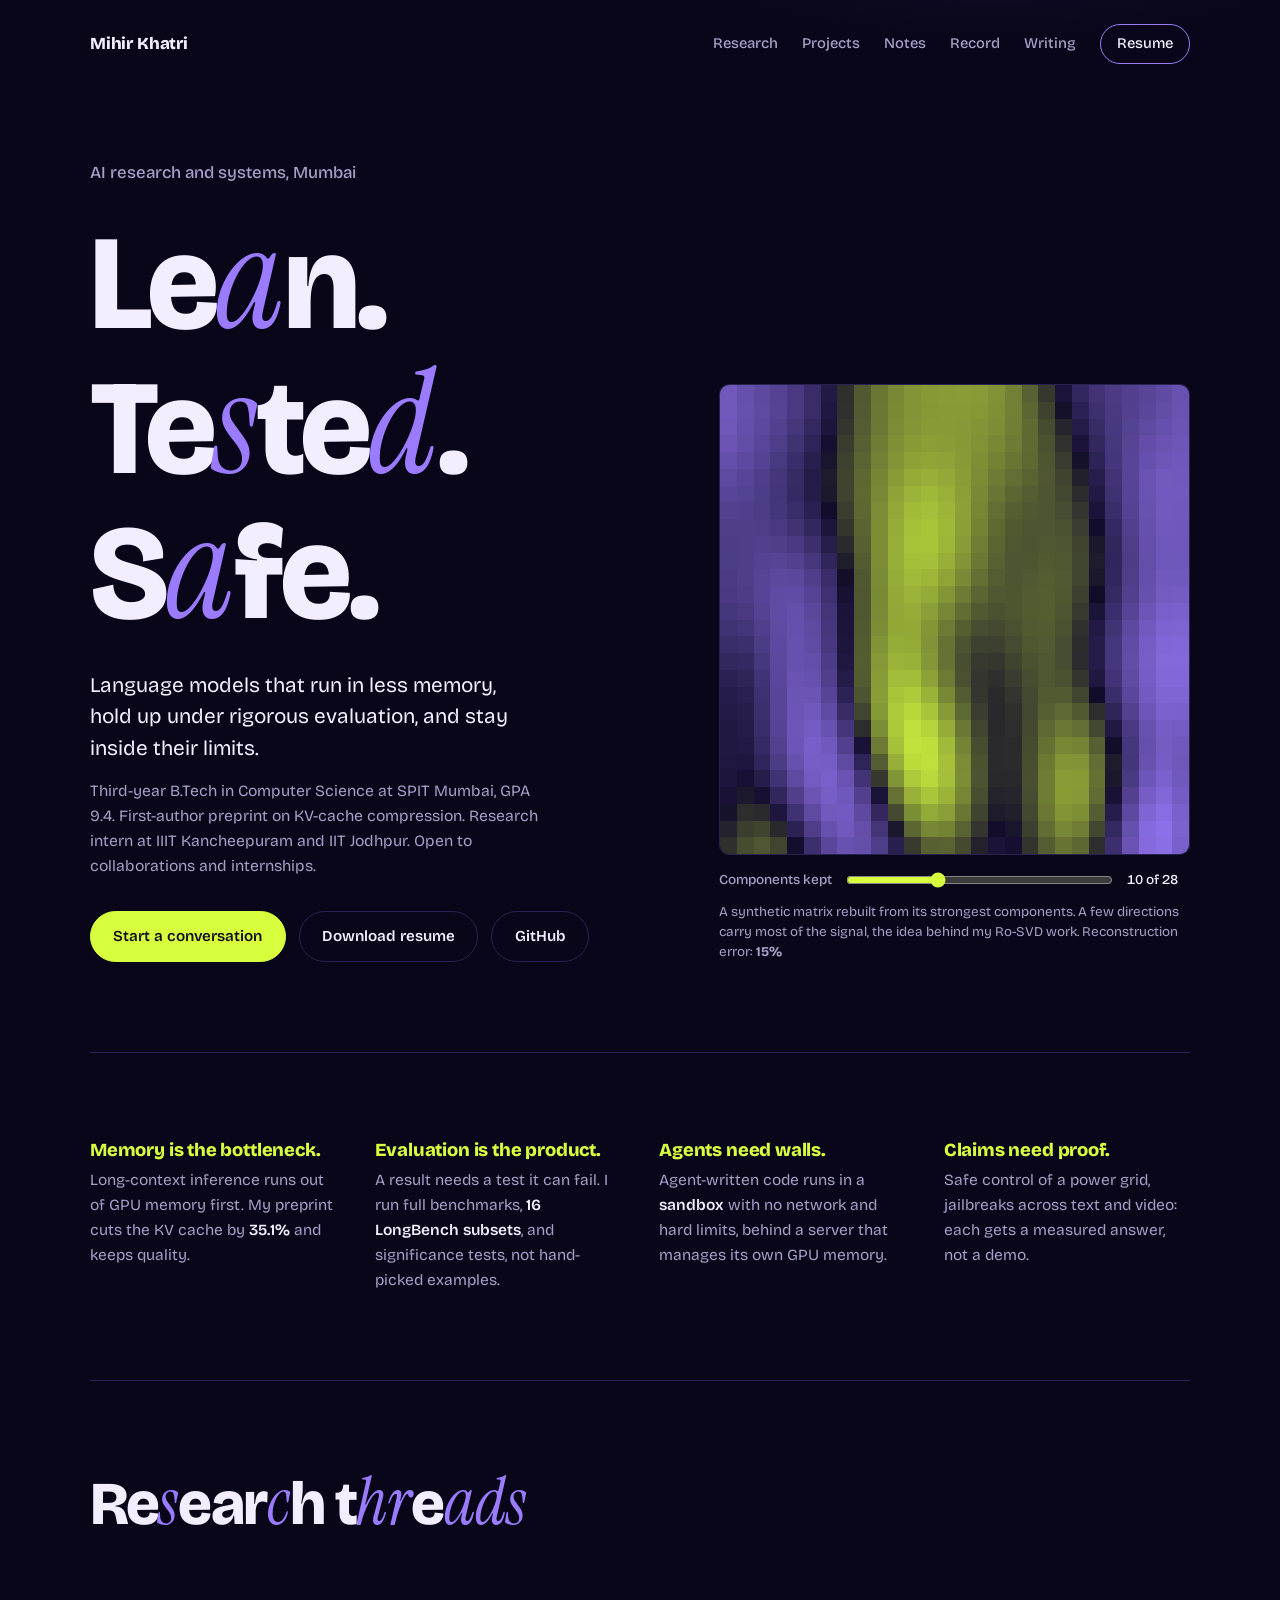
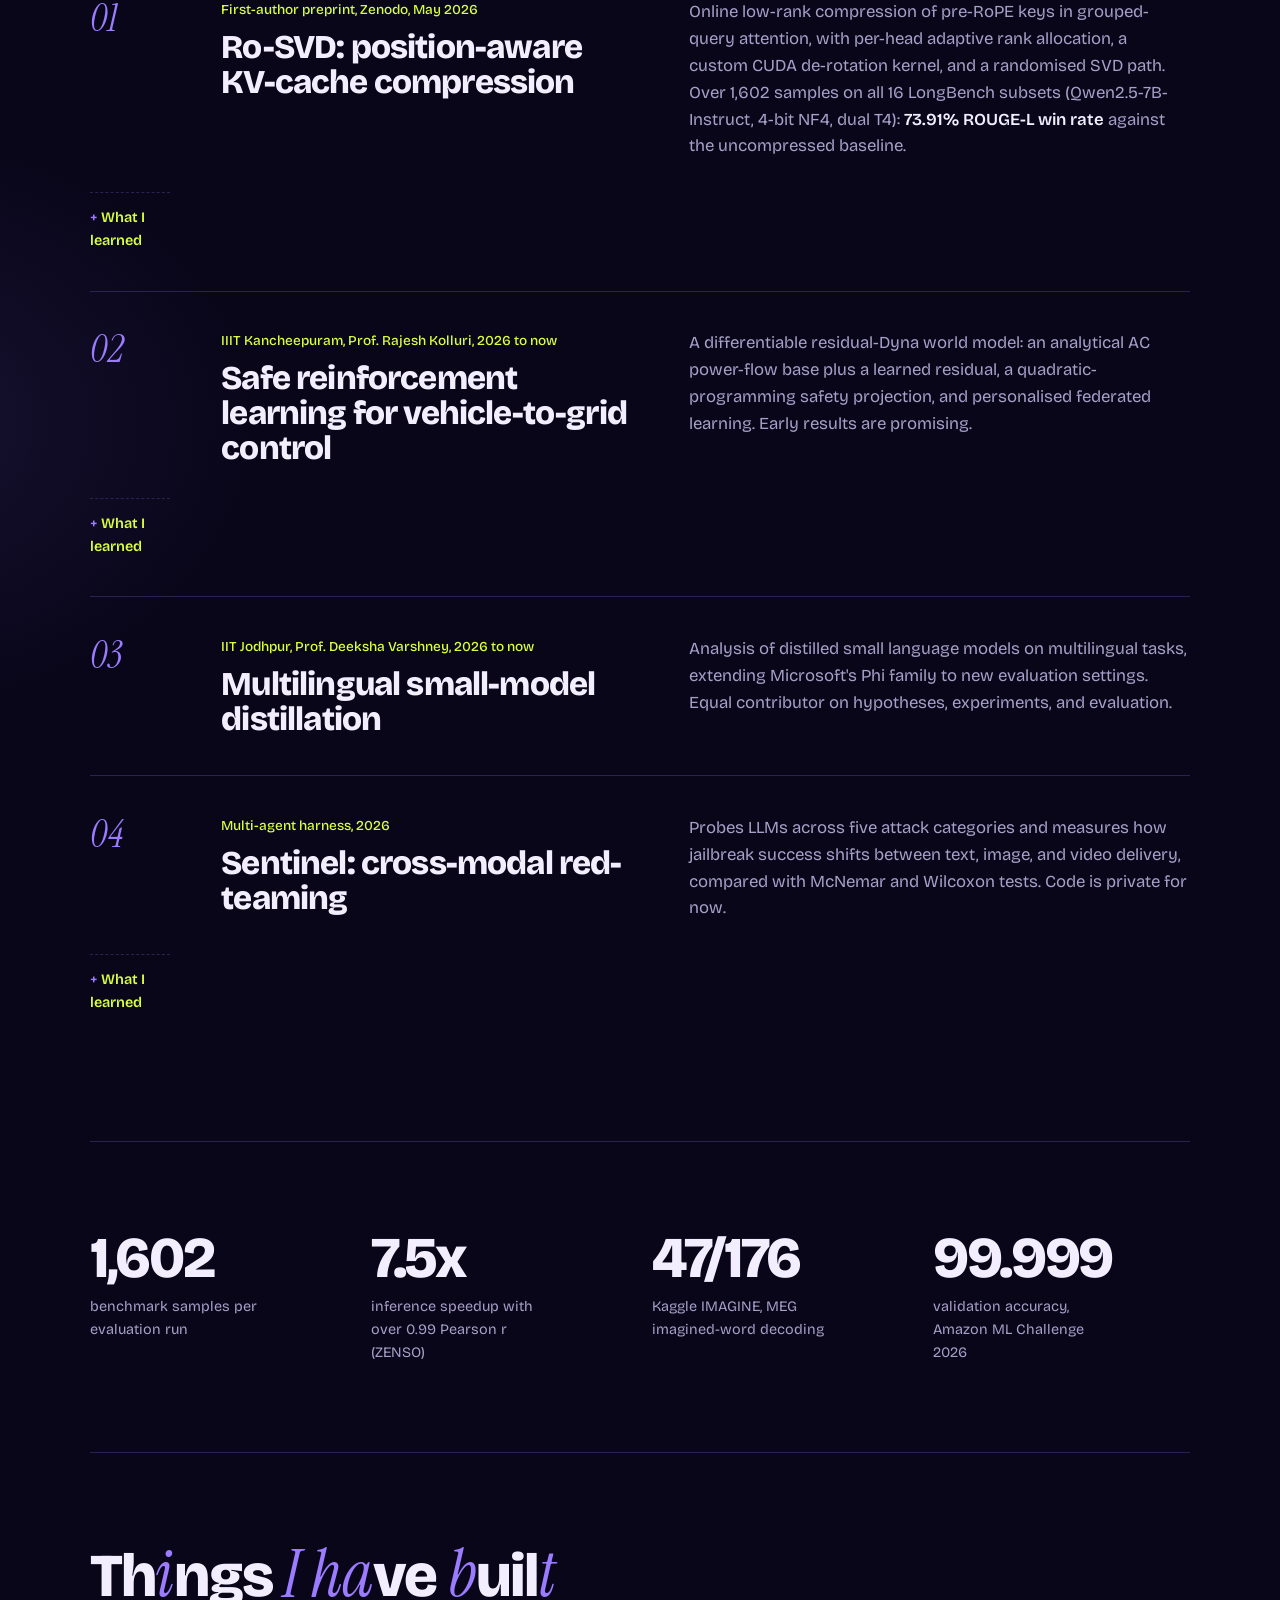
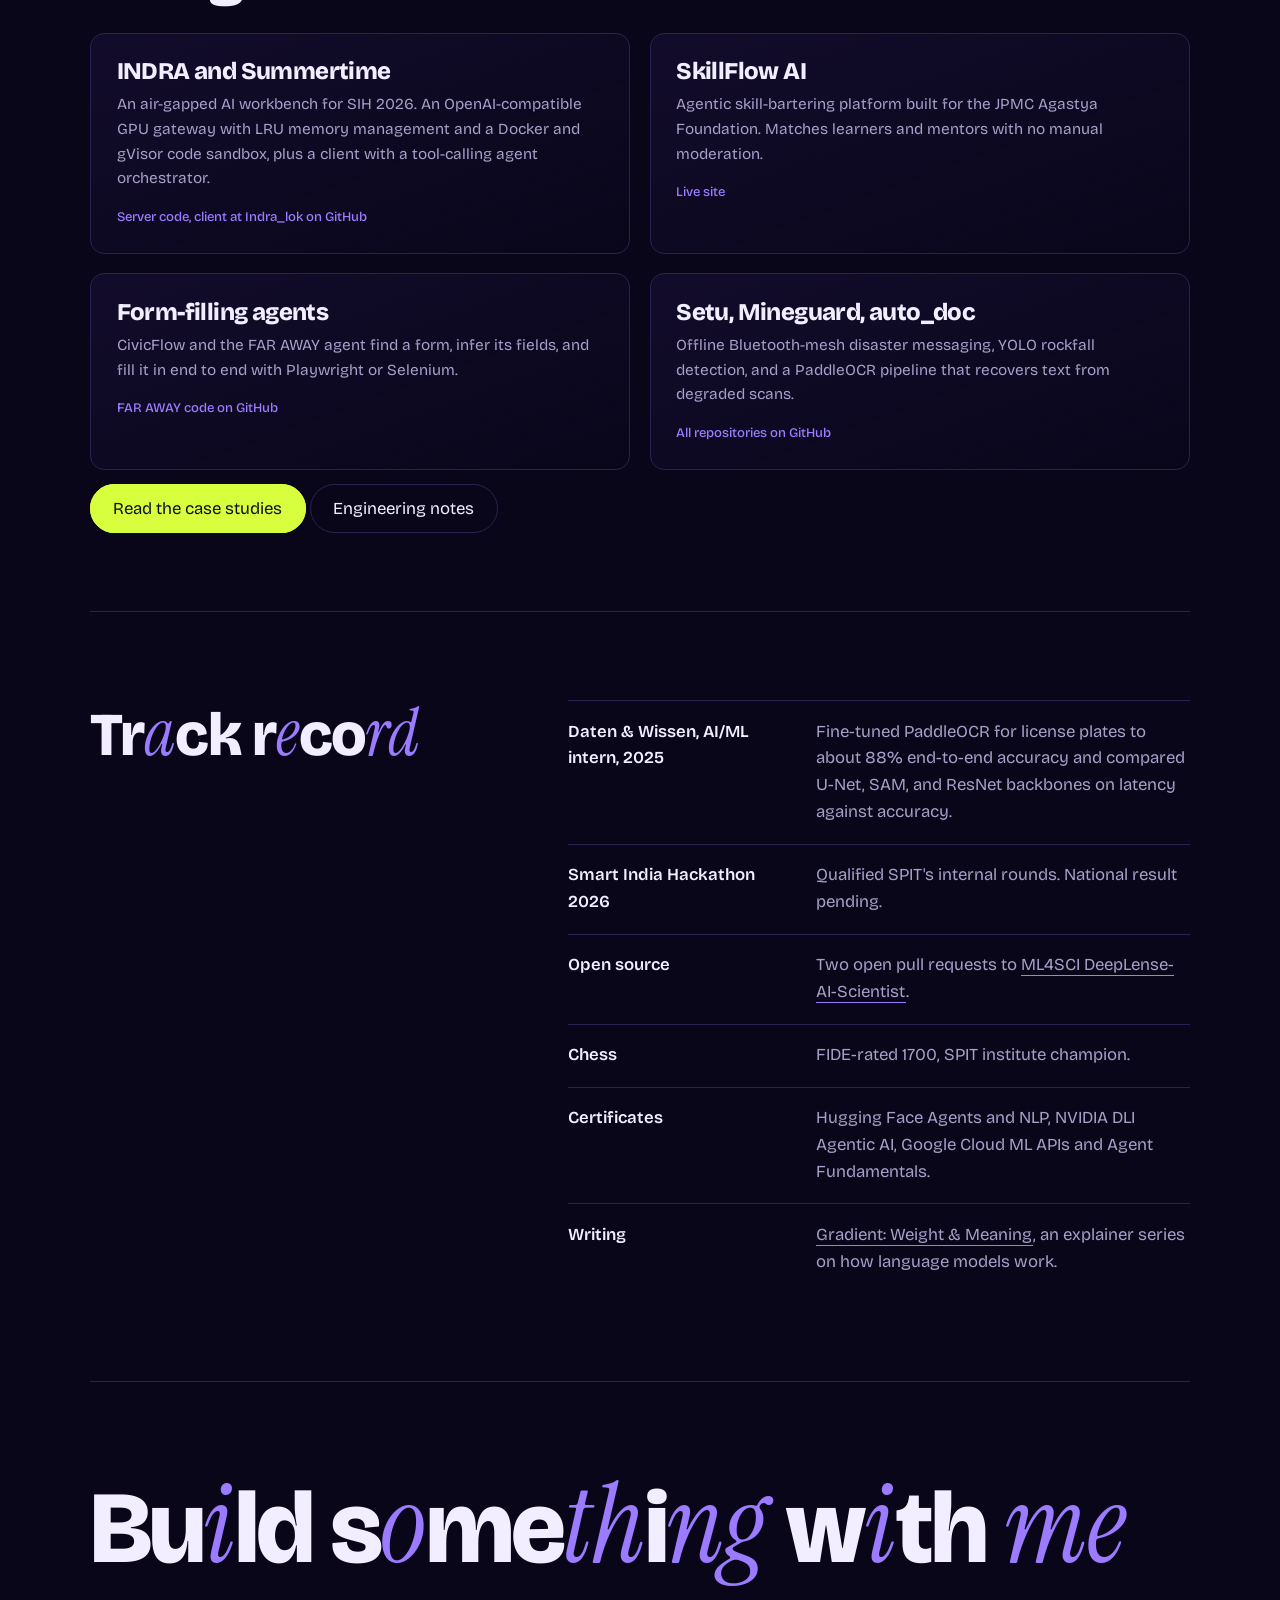
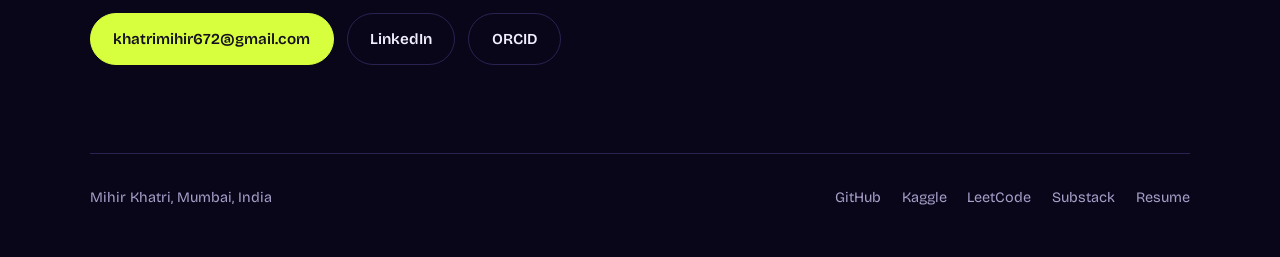
<file: index.html>
<!doctype html>
<html lang="en">
<head>
<meta charset="utf-8">
<meta name="viewport" content="width=device-width, initial-scale=1">
<title>Mihir Khatri: AI research and systems</title>
<meta name="description" content="Mihir Khatri, computer science researcher. First-author preprint on KV-cache compression. Research intern at IIIT Kancheepuram and IIT Jodhpur. Builds LLM agents, inference systems, and evaluations.">
<meta property="og:title" content="Mihir Khatri: AI research and systems">
<meta property="og:description" content="Language models that run lean, hold up under test, and stay in bounds.">
<meta property="og:image" content="assets/banner.svg">
<meta name="color-scheme" content="dark">
<link rel="preconnect" href="https://fonts.googleapis.com"><link rel="preconnect" href="https://fonts.gstatic.com" crossorigin>
<link href="https://fonts.googleapis.com/css2?family=Bricolage+Grotesque:opsz,wght@12..96,400;12..96,600;12..96,800&family=Instrument+Serif:ital@1&display=swap" rel="stylesheet">
<link rel="stylesheet" href="style.css">
</head>
<body>
<div class="wrap">
<nav aria-label="Primary"><a class="brand" href="#top">Mihir Khatri</a>
<div class="links"><a href="#threads">Research</a><a href="projects.html">Projects</a><a href="notes.html">Notes</a><a href="#record">Record</a><a href="https://arty1710.substack.com">Writing</a><a class="pill" href="resume.pdf">Resume</a></div></nav>

<header class="hero" id="top">
<div>
<p class="kick">AI research and systems, Mumbai</p>
<h1 class="mix" data-mix>Lean. Tested. Safe.</h1>
<p class="lede">Language models that run in less memory, hold up under rigorous evaluation, and stay inside their limits.</p>
<p class="sub">Third-year B.Tech in Computer Science at SPIT Mumbai, GPA 9.4. First-author preprint on KV-cache compression. Research intern at IIIT Kancheepuram and IIT Jodhpur. Open to collaborations and internships.</p>
<div class="cta"><a class="btn main" href="mailto:khatrimihir672@gmail.com">Start a conversation</a><a class="btn" href="resume.pdf">Download resume</a><a class="btn" href="https://github.com/Artyfowl1710">GitHub</a></div>
</div>
<figure>
<canvas id="m" width="28" height="28" role="img" aria-label="A synthetic matrix rebuilt from its strongest components; the slider sets how many components are kept"></canvas>
<div class="ctl"><label for="r">Components kept</label><input id="r" type="range" min="1" max="28" value="3"><output id="o" for="r">3 of 28</output></div>
<figcaption>A synthetic matrix rebuilt from its strongest components. A few directions carry most of the signal, the idea behind my Ro-SVD work. Reconstruction error: <b id="e"></b></figcaption>
</figure>
</header>

<section class="band" aria-label="Thesis"><div class="thesis">
<div><h3>Memory is the bottleneck.</h3><p>Long-context inference runs out of GPU memory first. My preprint cuts the KV cache by <b>35.1%</b> and keeps quality.</p></div>
<div><h3>Evaluation is the product.</h3><p>A result needs a test it can fail. I run full benchmarks, <b>16 LongBench subsets</b>, and significance tests, not hand-picked examples.</p></div>
<div><h3>Agents need walls.</h3><p>Agent-written code runs in a <b>sandbox</b> with no network and hard limits, behind a server that manages its own GPU memory.</p></div>
<div><h3>Claims need proof.</h3><p>Safe control of a power grid, jailbreaks across text and video: each gets a measured answer, not a demo.</p></div>
</div></section>

<section class="band" id="threads"><h2 class="mix" data-mix>Research threads</h2>
<div class="thread"><div class="num">01</div><div><span class="tag">First-author preprint, Zenodo, May 2026</span><h3>Ro-SVD: position-aware KV-cache compression</h3></div><p>Online low-rank compression of pre-RoPE keys in grouped-query attention, with per-head adaptive rank allocation, a custom CUDA de-rotation kernel, and a randomised SVD path. Over 1,602 samples on all 16 LongBench subsets (Qwen2.5-7B-Instruct, 4-bit NF4, dual T4): <b>73.91% ROUGE-L win rate</b> against the uncompressed baseline.</p><details><summary>What I learned</summary><p>Python-loop SVD added 29.5% latency, so the algorithm was not the whole story: the implementation had to be batched and randomised. Head-level analysis mattered too, since a few high-entropy heads need more rank than the rest.</p></details></div>
<div class="thread"><div class="num">02</div><div><span class="tag">IIIT Kancheepuram, Prof. Rajesh Kolluri, 2026 to now</span><h3>Safe reinforcement learning for vehicle-to-grid control</h3></div><p>A differentiable residual-Dyna world model: an analytical AC power-flow base plus a learned residual, a quadratic-programming safety projection, and personalised federated learning. Early results are promising.</p><details><summary>What I learned</summary><p>Safety constraints belong in the architecture, not the reward. The projection layer guarantees feasible actions, so the learned residual only has to correct the physics model.</p></details></div>
<div class="thread"><div class="num">03</div><div><span class="tag">IIT Jodhpur, Prof. Deeksha Varshney, 2026 to now</span><h3>Multilingual small-model distillation</h3></div><p>Analysis of distilled small language models on multilingual tasks, extending Microsoft's Phi family to new evaluation settings. Equal contributor on hypotheses, experiments, and evaluation.</p></div>
<div class="thread"><div class="num">04</div><div><span class="tag">Multi-agent harness, 2026</span><h3>Sentinel: cross-modal red-teaming</h3></div><p>Probes LLMs across five attack categories and measures how jailbreak success shifts between text, image, and video delivery, compared with McNemar and Wilcoxon tests. Code is private for now.</p><details><summary>What I learned</summary><p>Raw pass rates mislead. Paired tests changed which differences I trusted, and the modality gap only became visible once delivery format was held as the single changing variable.</p></details></div>
</section>

<section class="band" aria-label="Numbers"><div class="stats">
<div class="stat"><strong>1,602</strong><span>benchmark samples per evaluation run</span></div>
<div class="stat"><strong>7.5x</strong><span>inference speedup with over 0.99 Pearson r (ZENSO)</span></div>
<div class="stat"><strong>47/176</strong><span>Kaggle IMAGINE, MEG imagined-word decoding</span></div>
<div class="stat"><strong>99.999</strong><span>validation accuracy, Amazon ML Challenge 2026</span></div>
</div></section>

<section class="band" id="projects"><h2 class="mix" data-mix>Things I have built</h2>
<div class="grid">
<a class="tile" href="https://github.com/Artyfowl1710/Summertime-server"><h3>INDRA and Summertime</h3><p>An air-gapped AI workbench for SIH 2026. An OpenAI-compatible GPU gateway with LRU memory management and a Docker and gVisor code sandbox, plus a client with a tool-calling agent orchestrator.</p><small>Server code, client at Indra_lok on GitHub</small></a>
<a class="tile" href="https://skill-flow-ai.netlify.app/"><h3>SkillFlow AI</h3><p>Agentic skill-bartering platform built for the JPMC Agastya Foundation. Matches learners and mentors with no manual moderation.</p><small>Live site</small></a>
<a class="tile" href="https://github.com/kaival775/faraway-hack"><h3>Form-filling agents</h3><p>CivicFlow and the FAR AWAY agent find a form, infer its fields, and fill it in end to end with Playwright or Selenium.</p><small>FAR AWAY code on GitHub</small></a>
<a class="tile" href="https://github.com/Artyfowl1710"><h3>Setu, Mineguard, auto_doc</h3><p>Offline Bluetooth-mesh disaster messaging, YOLO rockfall detection, and a PaddleOCR pipeline that recovers text from degraded scans.</p><small>All repositories on GitHub</small></a>
</div><p style="margin-top:1.6rem"><a class="btn main" href="projects.html">Read the case studies</a> <a class="btn" href="notes.html">Engineering notes</a></p></section>

<section class="band" id="record"><div class="split"><h2 class="mix" data-mix>Track record</h2>
<ul class="list">
<li><strong>Daten &amp; Wissen, AI/ML intern, 2025</strong><span>Fine-tuned PaddleOCR for license plates to about 88% end-to-end accuracy and compared U-Net, SAM, and ResNet backbones on latency against accuracy.</span></li>
<li><strong>Smart India Hackathon 2026</strong><span>Qualified SPIT's internal rounds. National result pending.</span></li>
<li><strong>Open source</strong><span>Two open pull requests to <a href="https://github.com/ML4SCI/DeepLense-AI-Scientist/pulls">ML4SCI DeepLense-AI-Scientist</a>.</span></li>
<li><strong>Chess</strong><span>FIDE-rated 1700, SPIT institute champion.</span></li>
<li><strong>Certificates</strong><span>Hugging Face Agents and NLP, NVIDIA DLI Agentic AI, Google Cloud ML APIs and Agent Fundamentals.</span></li>
<li><strong>Writing</strong><span><a href="https://arty1710.substack.com">Gradient: Weight &amp; Meaning</a>, an explainer series on how language models work.</span></li>
</ul></div></section>

<section class="band cut"><h2 class="mix" data-mix>Build something with me</h2>
<div class="cta"><a class="btn main" href="mailto:khatrimihir672@gmail.com">khatrimihir672@gmail.com</a><a class="btn" href="https://www.linkedin.com/in/mihir-khatri-bbb57a37a/">LinkedIn</a><a class="btn" href="https://orcid.org/0009-0004-9166-6891">ORCID</a></div></section>

<footer><span>Mihir Khatri, Mumbai, India</span>
<div class="links"><a href="https://github.com/Artyfowl1710">GitHub</a><a href="https://www.kaggle.com/mihirkhatri1710">Kaggle</a><a href="https://leetcode.com/u/fowl1710/">LeetCode</a><a href="https://arty1710.substack.com">Substack</a><a href="resume.pdf">Resume</a></div></footer>
</div>
<script src="site.js"></script>
<script>
(function(){
var N=28,c=document.getElementById('m'),x=c.getContext('2d'),s=document.getElementById('r'),o=document.getElementById('o');
var comps=[],mx=0,i,a,b,u,v,full;
for(i=0;i<N;i++){
  var f1=i*0.5+0.5,f2=((i*7+3)%13)*0.5+0.5,ph=i*1.3,w=1/Math.pow(i+1,1.05);
  u=[];v=[];
  for(a=0;a<N;a++){u.push(Math.cos(Math.PI*f1*(a+.5)/N+ph));v.push(Math.cos(Math.PI*f2*(a+.5)/N-ph*.5));}
  comps.push({u:u,v:v,w:w});
}
function build(r){var m=new Float32Array(N*N),k,C;for(k=0;k<r;k++){C=comps[k];for(a=0;a<N;a++)for(b=0;b<N;b++)m[a*N+b]+=C.w*C.u[a]*C.v[b];}return m;}
full=build(N);for(i=0;i<full.length;i++)mx=Math.max(mx,Math.abs(full[i]));
var B=[18,12,43],P=[155,123,255],L=[216,255,62];
function draw(r){
  var m=build(r),img=x.createImageData(N,N),val,al,col,p;
  for(a=0;a<N;a++)for(b=0;b<N;b++){
    val=m[a*N+b]/mx;al=Math.pow(Math.min(1,Math.abs(val)),.8);col=val>=0?P:L;p=(a*N+b)*4;
    img.data[p]=B[0]+(col[0]-B[0])*al;img.data[p+1]=B[1]+(col[1]-B[1])*al;img.data[p+2]=B[2]+(col[2]-B[2])*al;img.data[p+3]=255;
  }
  x.putImageData(img,0,0);o.textContent=r+' of '+N;
}
s.addEventListener('input',function(){draw(+s.value)});
draw(+s.value);
if(!matchMedia('(prefers-reduced-motion:reduce)').matches){
  var r=1,go=true;
  s.addEventListener('pointerdown',function(){go=false});s.addEventListener('keydown',function(){go=false});
  (function tick(){if(!go)return;s.value=r;draw(r);if(r>=12){go=false;s.value=3;draw(3);return}r++;setTimeout(tick,170)})();
}

/* reconstruction error */
var fn=0,E=document.getElementById('e');for(i=0;i<full.length;i++)fn+=full[i]*full[i];
var _d=draw;draw=function(r){_d(r);var m=build(r),q=0,k;for(k=0;k<m.length;k++){var t=m[k]-full[k];q+=t*t}E.textContent=Math.round(Math.sqrt(q/fn)*100)+'%'};draw(+s.value);
})();
</script>
</body>
</html>
</file>
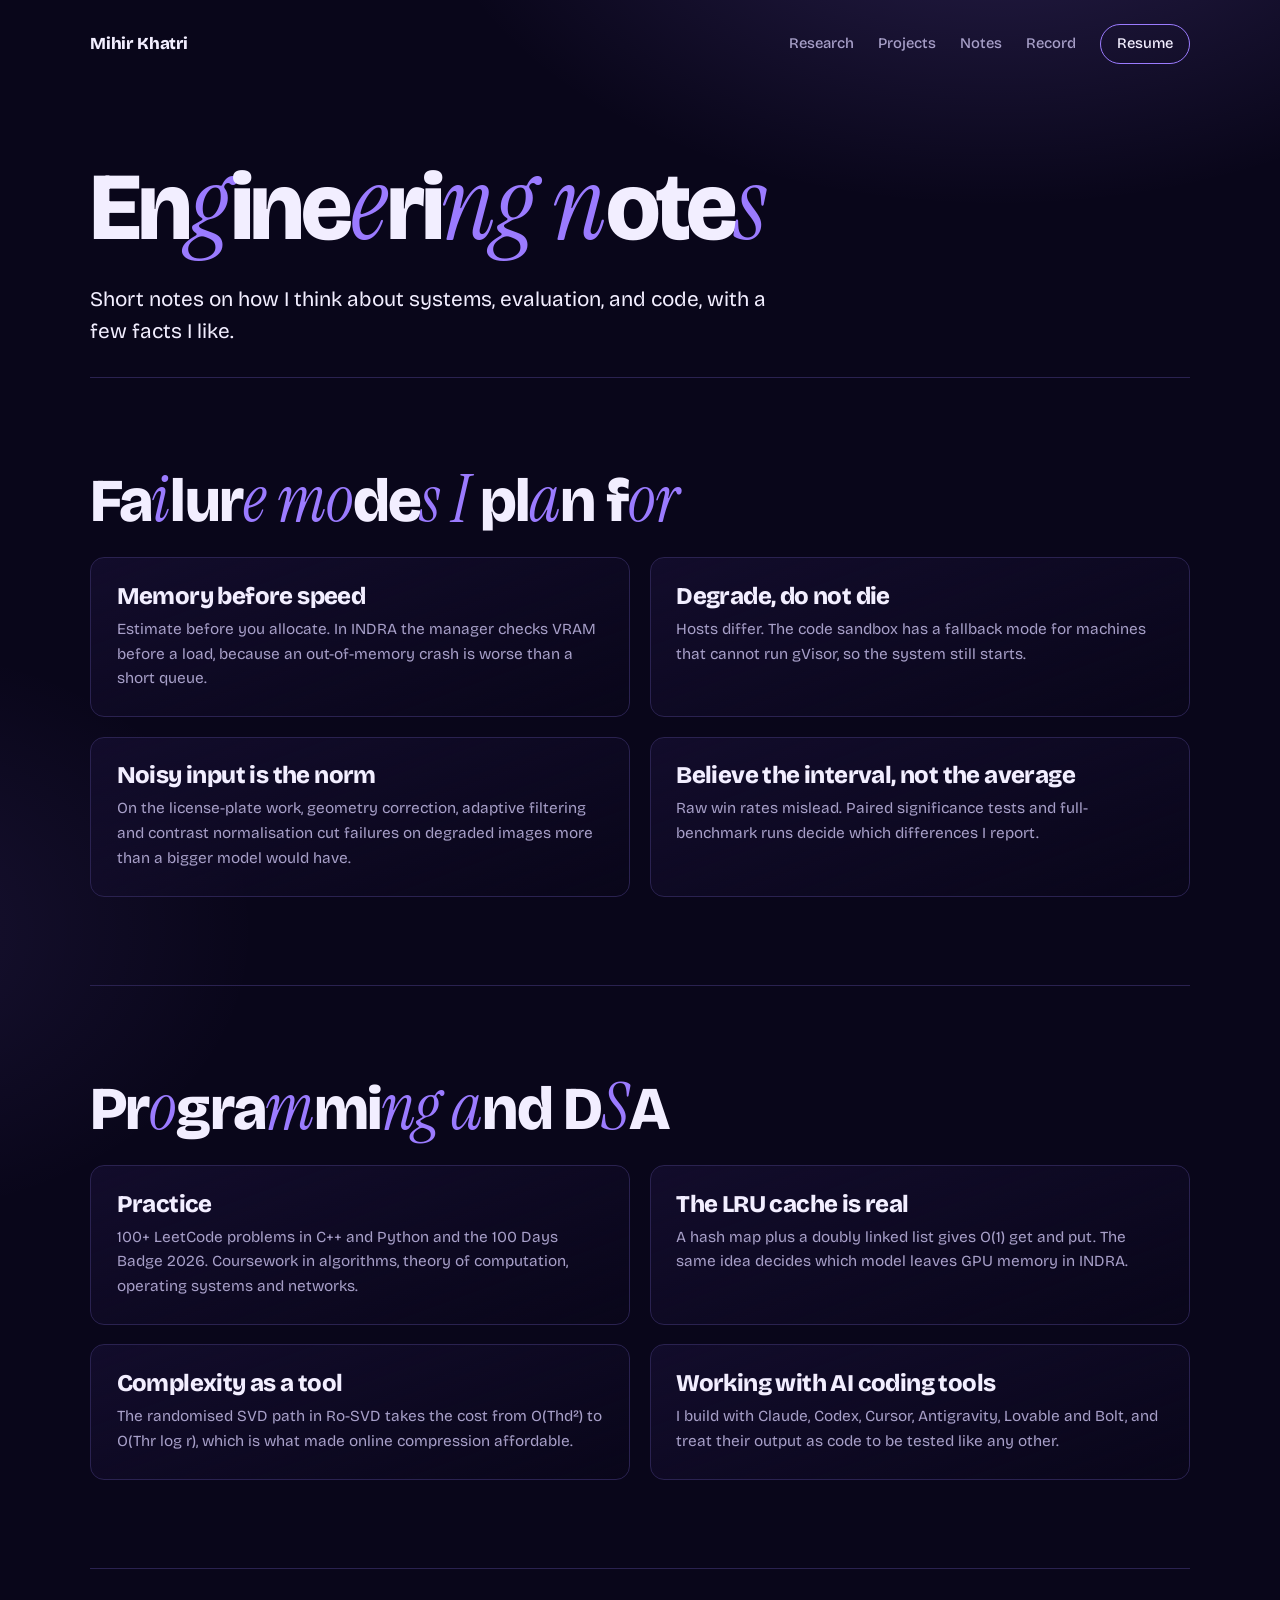
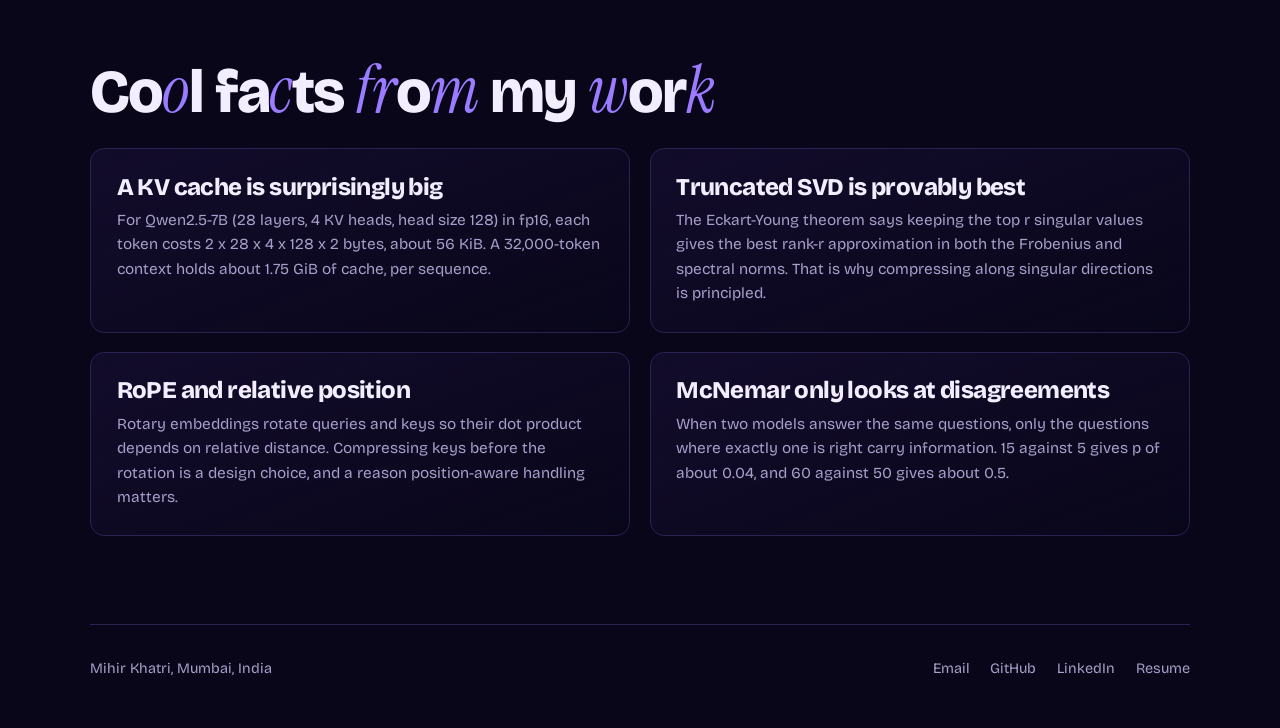
<file: notes.html>
<!doctype html><html lang="en"><head><meta charset="utf-8"><meta name="viewport" content="width=device-width, initial-scale=1"><title>Notes | Mihir Khatri</title><meta name="color-scheme" content="dark">
<link rel="preconnect" href="https://fonts.googleapis.com"><link rel="preconnect" href="https://fonts.gstatic.com" crossorigin>
<link href="https://fonts.googleapis.com/css2?family=Bricolage+Grotesque:opsz,wght@12..96,400;12..96,600;12..96,800&family=Instrument+Serif:ital@1&display=swap" rel="stylesheet"><link rel="stylesheet" href="style.css"></head>
<body><div class="wrap"><nav aria-label="Primary"><a class="brand" href="index.html">Mihir Khatri</a><div class="links"><a href="index.html#threads">Research</a><a href="projects.html">Projects</a><a href="notes.html">Notes</a><a href="index.html#record">Record</a><a class="pill" href="resume.pdf">Resume</a></div></nav><header class="page"><h1 class="mix" data-mix>Engineering notes</h1><p class="lede">Short notes on how I think about systems, evaluation, and code, with a few facts I like.</p></header><section class="band"><h2 class="mix" data-mix>Failure modes I plan for</h2><div class="facts"><div class="tile"><h3>Memory before speed</h3><p>Estimate before you allocate. In INDRA the manager checks VRAM before a load, because an out-of-memory crash is worse than a short queue.</p></div><div class="tile"><h3>Degrade, do not die</h3><p>Hosts differ. The code sandbox has a fallback mode for machines that cannot run gVisor, so the system still starts.</p></div><div class="tile"><h3>Noisy input is the norm</h3><p>On the license-plate work, geometry correction, adaptive filtering and contrast normalisation cut failures on degraded images more than a bigger model would have.</p></div><div class="tile"><h3>Believe the interval, not the average</h3><p>Raw win rates mislead. Paired significance tests and full-benchmark runs decide which differences I report.</p></div></div></section><section class="band"><h2 class="mix" data-mix>Programming and DSA</h2><div class="facts"><div class="tile"><h3>Practice</h3><p>100+ LeetCode problems in C++ and Python and the 100 Days Badge 2026. Coursework in algorithms, theory of computation, operating systems and networks.</p></div><div class="tile"><h3>The LRU cache is real</h3><p>A hash map plus a doubly linked list gives O(1) get and put. The same idea decides which model leaves GPU memory in INDRA.</p></div><div class="tile"><h3>Complexity as a tool</h3><p>The randomised SVD path in Ro-SVD takes the cost from O(Thd²) to O(Thr log r), which is what made online compression affordable.</p></div><div class="tile"><h3>Working with AI coding tools</h3><p>I build with Claude, Codex, Cursor, Antigravity, Lovable and Bolt, and treat their output as code to be tested like any other.</p></div></div></section><section class="band"><h2 class="mix" data-mix>Cool facts from my work</h2><div class="facts"><div class="tile"><h3>A KV cache is surprisingly big</h3><p>For Qwen2.5-7B (28 layers, 4 KV heads, head size 128) in fp16, each token costs 2 x 28 x 4 x 128 x 2 bytes, about 56 KiB. A 32,000-token context holds about 1.75 GiB of cache, per sequence.</p></div><div class="tile"><h3>Truncated SVD is provably best</h3><p>The Eckart-Young theorem says keeping the top r singular values gives the best rank-r approximation in both the Frobenius and spectral norms. That is why compressing along singular directions is principled.</p></div><div class="tile"><h3>RoPE and relative position</h3><p>Rotary embeddings rotate queries and keys so their dot product depends on relative distance. Compressing keys before the rotation is a design choice, and a reason position-aware handling matters.</p></div><div class="tile"><h3>McNemar only looks at disagreements</h3><p>When two models answer the same questions, only the questions where exactly one is right carry information. 15 against 5 gives p of about 0.04, and 60 against 50 gives about 0.5.</p></div></div></section><footer><span>Mihir Khatri, Mumbai, India</span><div class="links"><a href="mailto:khatrimihir672@gmail.com">Email</a><a href="https://github.com/Artyfowl1710">GitHub</a><a href="https://www.linkedin.com/in/mihir-khatri-bbb57a37a/">LinkedIn</a><a href="resume.pdf">Resume</a></div></footer></div><script src="site.js"></script></body></html>
</file>
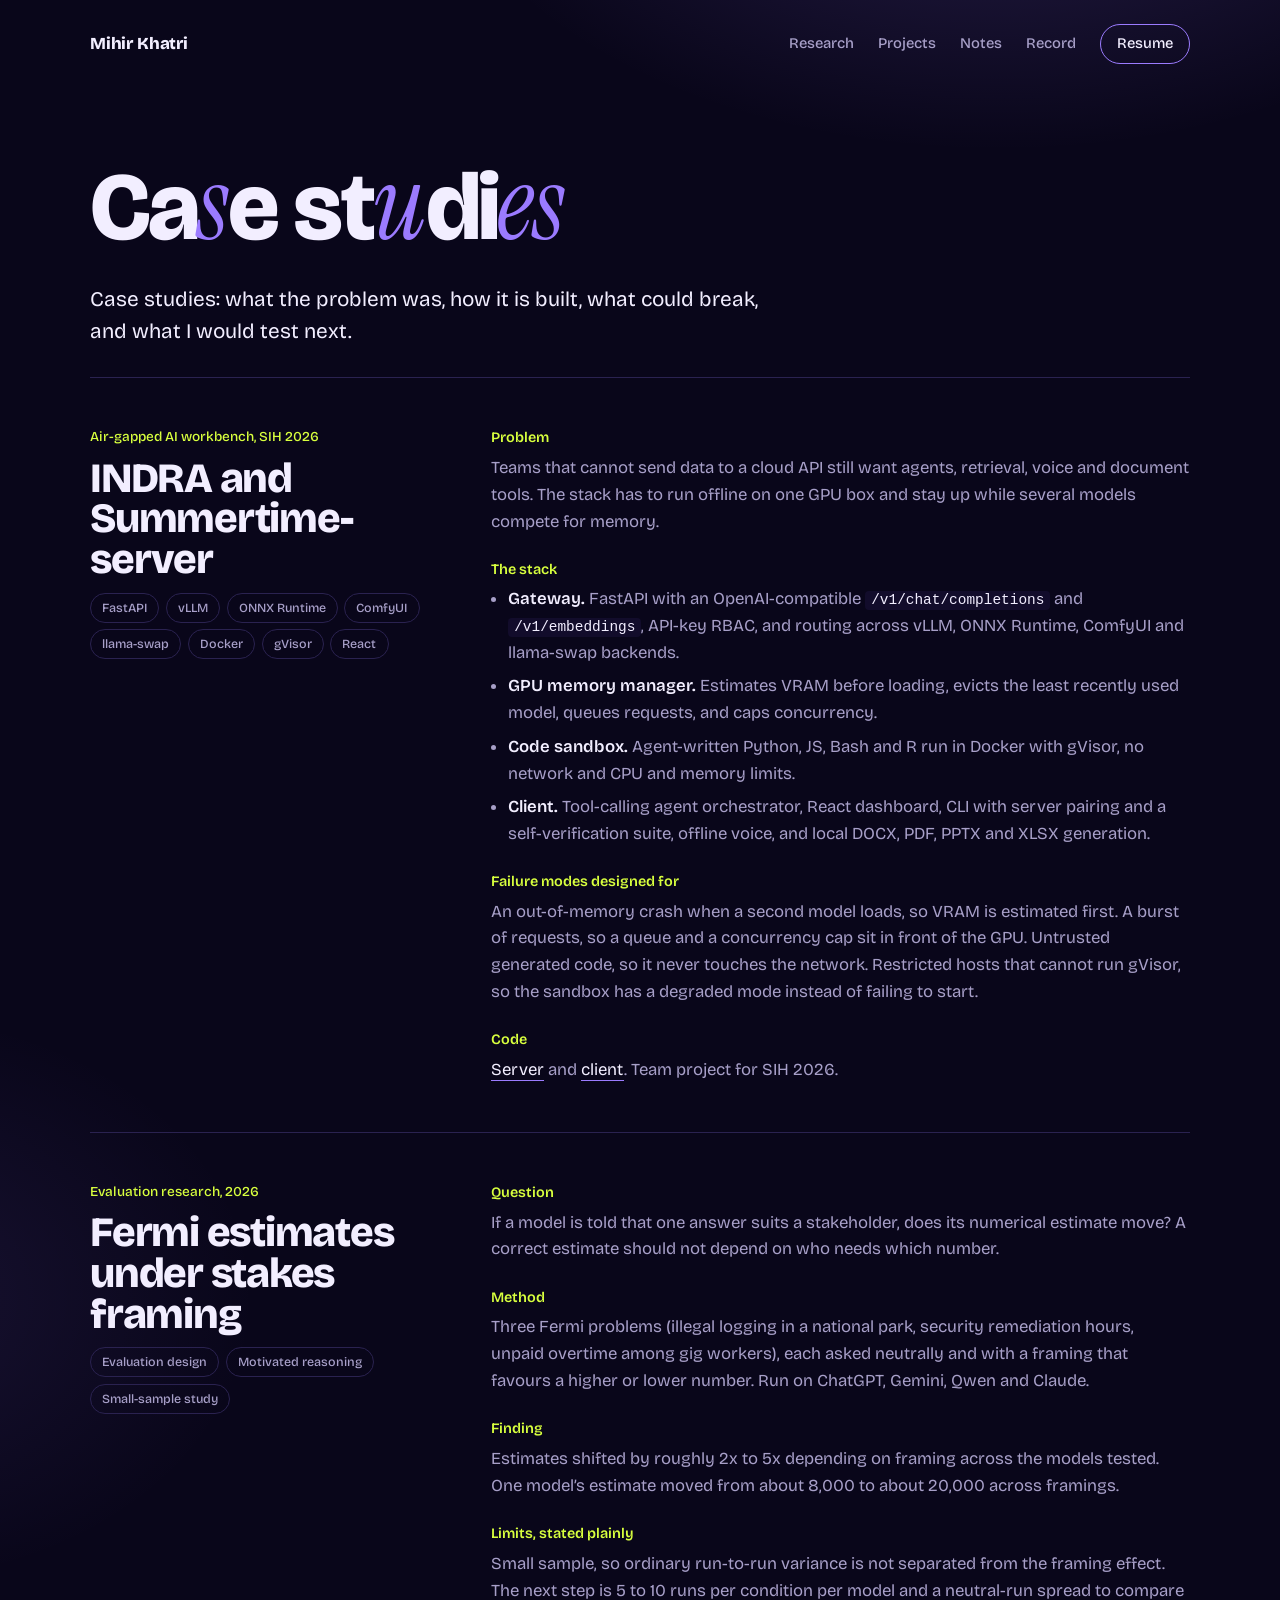
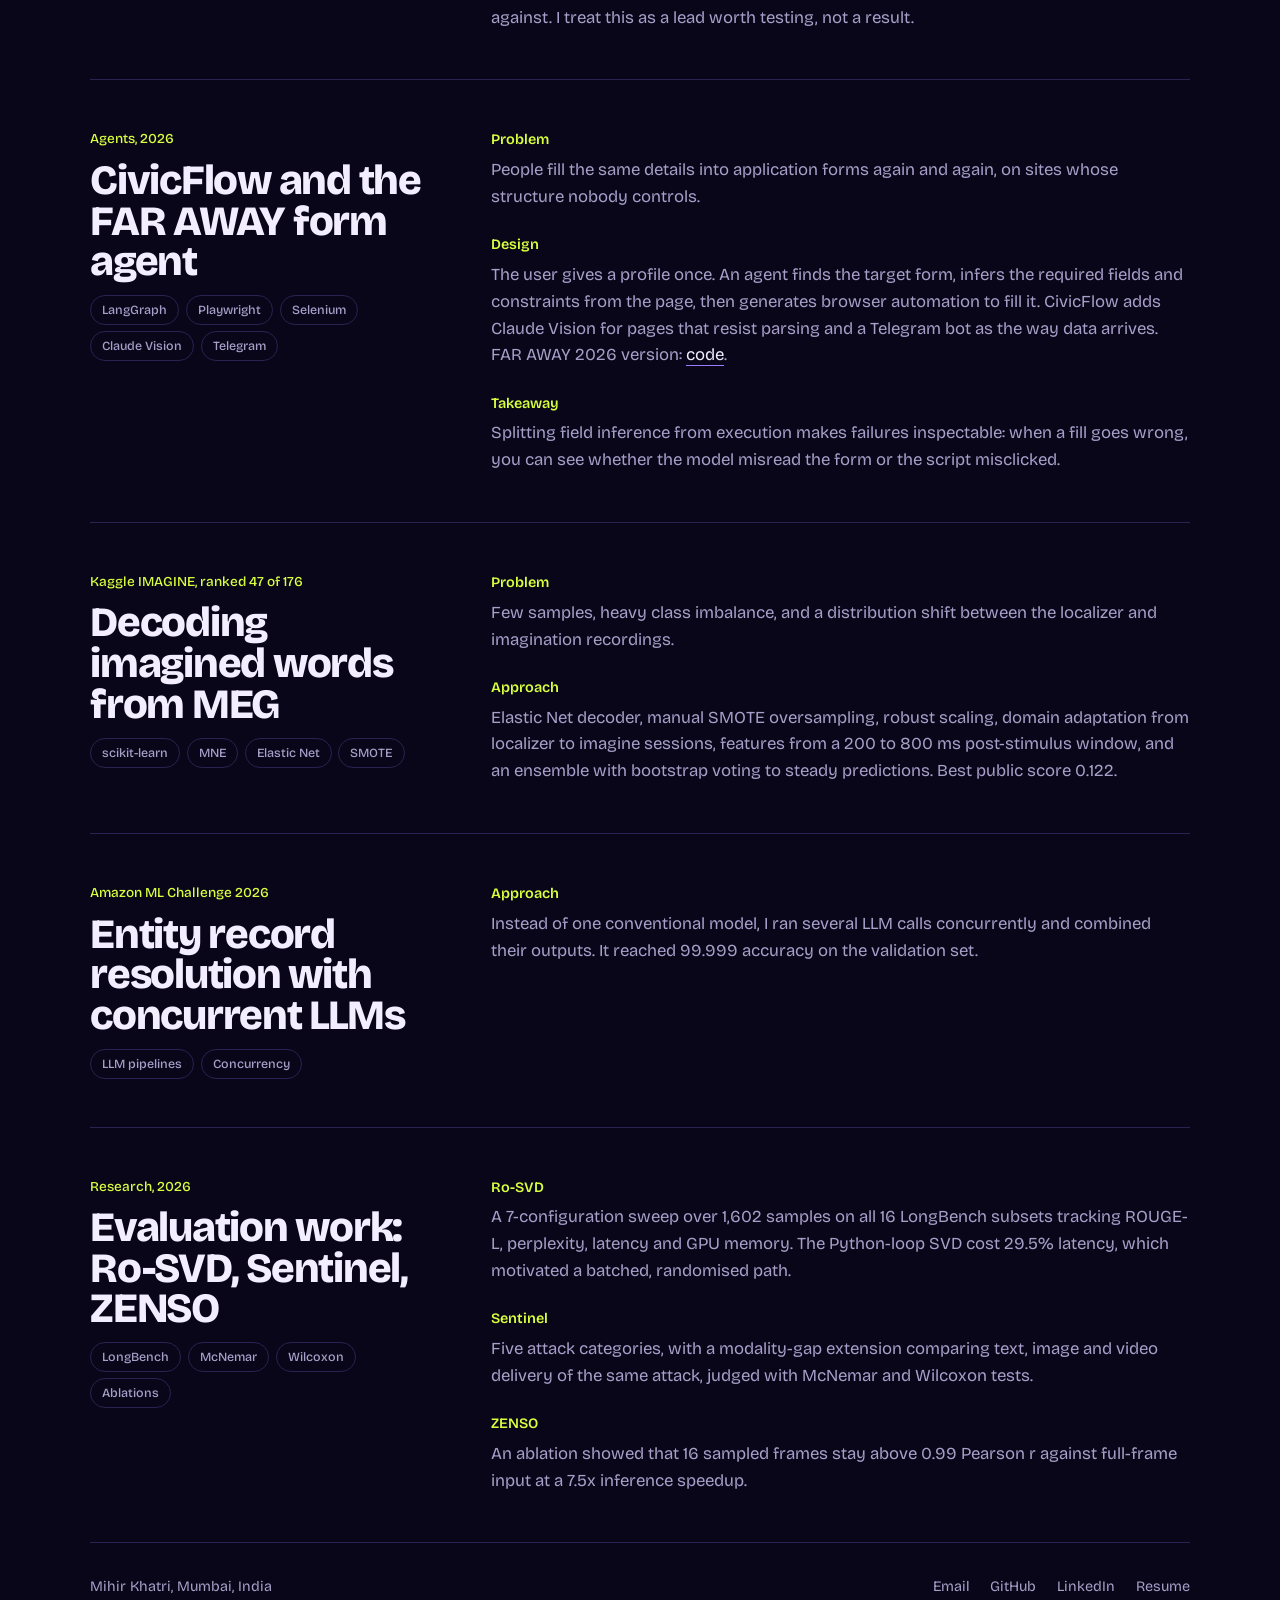
<file: projects.html>
<!doctype html><html lang="en"><head><meta charset="utf-8"><meta name="viewport" content="width=device-width, initial-scale=1"><title>Projects | Mihir Khatri</title><meta name="color-scheme" content="dark">
<link rel="preconnect" href="https://fonts.googleapis.com"><link rel="preconnect" href="https://fonts.gstatic.com" crossorigin>
<link href="https://fonts.googleapis.com/css2?family=Bricolage+Grotesque:opsz,wght@12..96,400;12..96,600;12..96,800&family=Instrument+Serif:ital@1&display=swap" rel="stylesheet"><link rel="stylesheet" href="style.css"></head>
<body><div class="wrap"><nav aria-label="Primary"><a class="brand" href="index.html">Mihir Khatri</a><div class="links"><a href="index.html#threads">Research</a><a href="projects.html">Projects</a><a href="notes.html">Notes</a><a href="index.html#record">Record</a><a class="pill" href="resume.pdf">Resume</a></div></nav><header class="page"><h1 class="mix" data-mix>Case studies</h1><p class="lede">Case studies: what the problem was, how it is built, what could break, and what I would test next.</p></header><article class="case" id="indra"><div class="side"><span class="tag">Air-gapped AI workbench, SIH 2026</span><h2>INDRA and Summertime-server</h2><div class="chips2"><span>FastAPI</span><span>vLLM</span><span>ONNX Runtime</span><span>ComfyUI</span><span>llama-swap</span><span>Docker</span><span>gVisor</span><span>React</span></div></div><div><h4>Problem</h4><p>Teams that cannot send data to a cloud API still want agents, retrieval, voice and document tools. The stack has to run offline on one GPU box and stay up while several models compete for memory.</p><h4>The stack</h4><ul><li><b>Gateway.</b> FastAPI with an OpenAI-compatible <code>/v1/chat/completions</code> and <code>/v1/embeddings</code>, API-key RBAC, and routing across vLLM, ONNX Runtime, ComfyUI and llama-swap backends.</li><li><b>GPU memory manager.</b> Estimates VRAM before loading, evicts the least recently used model, queues requests, and caps concurrency.</li><li><b>Code sandbox.</b> Agent-written Python, JS, Bash and R run in Docker with gVisor, no network and CPU and memory limits.</li><li><b>Client.</b> Tool-calling agent orchestrator, React dashboard, CLI with server pairing and a self-verification suite, offline voice, and local DOCX, PDF, PPTX and XLSX generation.</li></ul><h4>Failure modes designed for</h4><p>An out-of-memory crash when a second model loads, so VRAM is estimated first. A burst of requests, so a queue and a concurrency cap sit in front of the GPU. Untrusted generated code, so it never touches the network. Restricted hosts that cannot run gVisor, so the sandbox has a degraded mode instead of failing to start.</p><h4>Code</h4><p><a href="https://github.com/Artyfowl1710/Summertime-server">Server</a> and <a href="https://github.com/Artyfowl1710/Indra_lok">client</a>. Team project for SIH 2026.</p></div></article><article class="case" id="fermi"><div class="side"><span class="tag">Evaluation research, 2026</span><h2>Fermi estimates under stakes framing</h2><div class="chips2"><span>Evaluation design</span><span>Motivated reasoning</span><span>Small-sample study</span></div></div><div><h4>Question</h4><p>If a model is told that one answer suits a stakeholder, does its numerical estimate move? A correct estimate should not depend on who needs which number.</p><h4>Method</h4><p>Three Fermi problems (illegal logging in a national park, security remediation hours, unpaid overtime among gig workers), each asked neutrally and with a framing that favours a higher or lower number. Run on ChatGPT, Gemini, Qwen and Claude.</p><h4>Finding</h4><p>Estimates shifted by roughly 2x to 5x depending on framing across the models tested. One model’s estimate moved from about 8,000 to about 20,000 across framings.</p><h4>Limits, stated plainly</h4><p>Small sample, so ordinary run-to-run variance is not separated from the framing effect. The next step is 5 to 10 runs per condition per model and a neutral-run spread to compare against. I treat this as a lead worth testing, not a result.</p></div></article><article class="case" id="civicflow"><div class="side"><span class="tag">Agents, 2026</span><h2>CivicFlow and the FAR AWAY form agent</h2><div class="chips2"><span>LangGraph</span><span>Playwright</span><span>Selenium</span><span>Claude Vision</span><span>Telegram</span></div></div><div><h4>Problem</h4><p>People fill the same details into application forms again and again, on sites whose structure nobody controls.</p><h4>Design</h4><p>The user gives a profile once. An agent finds the target form, infers the required fields and constraints from the page, then generates browser automation to fill it. CivicFlow adds Claude Vision for pages that resist parsing and a Telegram bot as the way data arrives. FAR AWAY 2026 version: <a href="https://github.com/kaival775/faraway-hack">code</a>.</p><h4>Takeaway</h4><p>Splitting field inference from execution makes failures inspectable: when a fill goes wrong, you can see whether the model misread the form or the script misclicked.</p></div></article><article class="case" id="kaggle"><div class="side"><span class="tag">Kaggle IMAGINE, ranked 47 of 176</span><h2>Decoding imagined words from MEG</h2><div class="chips2"><span>scikit-learn</span><span>MNE</span><span>Elastic Net</span><span>SMOTE</span></div></div><div><h4>Problem</h4><p>Few samples, heavy class imbalance, and a distribution shift between the localizer and imagination recordings.</p><h4>Approach</h4><p>Elastic Net decoder, manual SMOTE oversampling, robust scaling, domain adaptation from localizer to imagine sessions, features from a 200 to 800 ms post-stimulus window, and an ensemble with bootstrap voting to steady predictions. Best public score 0.122.</p></div></article><article class="case" id="amazon"><div class="side"><span class="tag">Amazon ML Challenge 2026</span><h2>Entity record resolution with concurrent LLMs</h2><div class="chips2"><span>LLM pipelines</span><span>Concurrency</span></div></div><div><h4>Approach</h4><p>Instead of one conventional model, I ran several LLM calls concurrently and combined their outputs. It reached 99.999 accuracy on the validation set.</p></div></article><article class="case" id="evals"><div class="side"><span class="tag">Research, 2026</span><h2>Evaluation work: Ro-SVD, Sentinel, ZENSO</h2><div class="chips2"><span>LongBench</span><span>McNemar</span><span>Wilcoxon</span><span>Ablations</span></div></div><div><h4>Ro-SVD</h4><p>A 7-configuration sweep over 1,602 samples on all 16 LongBench subsets tracking ROUGE-L, perplexity, latency and GPU memory. The Python-loop SVD cost 29.5% latency, which motivated a batched, randomised path.</p><h4>Sentinel</h4><p>Five attack categories, with a modality-gap extension comparing text, image and video delivery of the same attack, judged with McNemar and Wilcoxon tests.</p><h4>ZENSO</h4><p>An ablation showed that 16 sampled frames stay above 0.99 Pearson r against full-frame input at a 7.5x inference speedup.</p></div></article><footer><span>Mihir Khatri, Mumbai, India</span><div class="links"><a href="mailto:khatrimihir672@gmail.com">Email</a><a href="https://github.com/Artyfowl1710">GitHub</a><a href="https://www.linkedin.com/in/mihir-khatri-bbb57a37a/">LinkedIn</a><a href="resume.pdf">Resume</a></div></footer></div><script src="site.js"></script></body></html>
</file>
<file: style.css>
:root{--bg:#09061A;--bg2:#120C2B;--ink:#F2EEFF;--mute:#A79FC8;--rule:#2A2250;--violet:#9B7BFF;--lime:#D8FF3E;--sans:"Bricolage Grotesque",system-ui,sans-serif;--serif:"Instrument Serif",Georgia,serif;color-scheme:dark}
*{box-sizing:border-box;margin:0}
html{scroll-behavior:smooth}
body{background:var(--bg);color:var(--ink);font:400 1.05rem/1.6 var(--sans);-webkit-font-smoothing:antialiased;overflow-x:hidden;
background-image:radial-gradient(60rem 36rem at 78% -6%,rgba(155,123,255,.22),transparent 60%),radial-gradient(40rem 30rem at -10% 40%,rgba(155,123,255,.10),transparent 60%)}
a{color:inherit;text-decoration:none}
a:focus-visible,input:focus-visible{outline:2px solid var(--lime);outline-offset:3px;border-radius:3px}
.wrap{max-width:1180px;margin:0 auto;padding:0 clamp(1.25rem,4vw,2.5rem)}
nav{display:flex;justify-content:space-between;align-items:center;flex-wrap:wrap;gap:.6rem 2rem;padding:1.5rem 0;font-size:.92rem;font-weight:500}
nav .brand{font-weight:800;letter-spacing:-.01em;font-size:1.05rem}
nav .links{display:flex;gap:1.5rem;flex-wrap:wrap;align-items:center}
nav .links a{color:var(--mute);transition:color .15s}nav .links a:hover{color:var(--ink)}
.pill{border:1px solid var(--violet);border-radius:99px;padding:.45rem 1rem;color:var(--ink)!important;transition:background .15s,color .15s}
.pill:hover{background:var(--violet);color:var(--bg)!important}
h1,h2,h3{font-family:var(--sans);font-weight:800;letter-spacing:-.03em;line-height:.98}
h1{font-size:clamp(3.4rem,10.5vw,8.6rem)}
h2{font-size:clamp(2.1rem,5vw,3.8rem);margin-bottom:1.6rem}
h3{font-size:clamp(1.5rem,2.6vw,2.2rem);letter-spacing:-.025em;line-height:1.05}
.mix i{font:italic 400 1.08em/1 var(--serif);letter-spacing:0;color:var(--violet)}
.hero{display:grid;grid-template-columns:1.2fr 1fr;gap:clamp(2rem,5vw,4rem);align-items:end;padding:clamp(2rem,6vw,4.5rem) 0 clamp(3rem,7vw,6rem)}
.kick{font-weight:500;color:var(--mute);margin-bottom:1.2rem}
.lede{font-size:clamp(1.1rem,1.9vw,1.3rem);line-height:1.5;max-width:34ch;margin:1.8rem 0 .9rem}
.sub{color:var(--mute);max-width:46ch;font-size:.98rem}
.cta{display:flex;gap:.8rem;flex-wrap:wrap;margin-top:2rem;font-weight:600;font-size:.95rem}
.btn{padding:.8rem 1.4rem;border-radius:99px;border:1px solid var(--rule);transition:transform .15s,background .15s}
.btn.main{background:var(--lime);color:#14101F;border-color:var(--lime)}
.btn:hover{transform:translateY(-2px);border-color:var(--violet)}.btn.main:hover{background:#E8FF8A}
figure{margin:0}
canvas{display:block;width:100%;aspect-ratio:1;image-rendering:pixelated;border:1px solid var(--rule);border-radius:10px;background:var(--bg2)}
.ctl{display:flex;align-items:center;gap:.9rem;margin-top:.9rem;font-size:.85rem;font-weight:500;color:var(--mute)}
.ctl output{min-width:7ch;color:var(--ink);font-variant-numeric:tabular-nums}
input[type=range]{flex:1;accent-color:var(--lime)}
figcaption{font-size:.84rem;line-height:1.5;color:var(--mute);margin-top:.7rem}
.band{border-top:1px solid var(--rule);padding:clamp(3rem,7vw,5.5rem) 0}
.thesis{display:grid;grid-template-columns:repeat(4,1fr);gap:clamp(1.2rem,3vw,2.4rem)}
.thesis h3{font-size:1.15rem;letter-spacing:-.01em;color:var(--lime);margin-bottom:.5rem}
.thesis p{color:var(--mute);font-size:.97rem}
.thesis b{color:var(--ink);font-weight:600}
.thread{display:grid;grid-template-columns:5rem 1fr 1.2fr;gap:1rem clamp(1.5rem,4vw,3.5rem);padding:2.4rem 0;border-top:1px solid var(--rule)}
.thread:first-of-type{border-top:0}
.num{font:italic 400 2.4rem/1 var(--serif);color:var(--violet)}
.tag{display:block;font-size:.85rem;font-weight:500;color:var(--lime);margin-bottom:.6rem}
.thread p{color:var(--mute)}.thread p b{color:var(--ink);font-weight:600}
.stats{display:grid;grid-template-columns:repeat(4,1fr);gap:1.5rem}
.stat strong{display:block;font-size:clamp(2.2rem,5vw,3.6rem);font-weight:800;letter-spacing:-.04em;line-height:1}
.stat span{display:block;color:var(--mute);font-size:.9rem;margin-top:.5rem;max-width:20ch}
.grid{display:grid;grid-template-columns:repeat(2,1fr);gap:1.2rem}
.tile{display:block;padding:1.6rem;border:1px solid var(--rule);border-radius:14px;background:linear-gradient(160deg,var(--bg2),transparent);transition:border-color .2s,transform .2s}
.tile:hover{border-color:var(--violet);transform:translateY(-3px)}
.tile h3{font-size:1.5rem;margin-bottom:.5rem}
.tile p{color:var(--mute);font-size:.96rem}
.tile small{display:block;margin-top:1rem;font-size:.82rem;font-weight:500;color:var(--violet)}
.list{list-style:none;padding:0}
.list li{display:grid;grid-template-columns:14rem 1fr;gap:1.5rem;padding:1.1rem 0;border-top:1px solid var(--rule)}
.list strong{font-weight:600}.list span{color:var(--mute)}
.list a{border-bottom:1px solid var(--violet)}
.split{display:grid;grid-template-columns:1fr 1.5fr;gap:2rem 4rem}
.cut{text-align:left}
.cut h2{font-size:clamp(2.6rem,8vw,6.6rem);margin-bottom:2rem}
footer{border-top:1px solid var(--rule);padding:2rem 0 3rem;display:flex;justify-content:space-between;gap:1.5rem;flex-wrap:wrap;color:var(--mute);font-size:.9rem}
footer .links{display:flex;gap:1.3rem;flex-wrap:wrap}footer a:hover{color:var(--ink)}
details{margin-top:1rem;border-top:1px dashed var(--rule);padding-top:.8rem}
summary{cursor:pointer;font-weight:600;font-size:.9rem;color:var(--lime);list-style:none}summary::-webkit-details-marker{display:none}summary::before{content:"+ ";color:var(--violet)}details[open] summary::before{content:"\2212 "}
details p{margin-top:.6rem;font-size:.95rem}
.demos{display:grid;grid-template-columns:1fr 1fr;gap:1.2rem}
.demo{border:1px solid var(--rule);border-radius:14px;padding:1.5rem;background:linear-gradient(160deg,var(--bg2),transparent)}
.demo h3{font-size:1.4rem;margin-bottom:.4rem}.demo .d{color:var(--mute);font-size:.9rem;margin-bottom:1rem}
.bar{display:flex;height:2.6rem;border:1px solid var(--rule);border-radius:8px;overflow:hidden;background:var(--bg)}
.seg{display:flex;align-items:center;justify-content:center;font-size:.72rem;font-weight:600;color:#14101F;background:var(--violet);border-right:1px solid var(--bg);transition:width .35s ease;white-space:nowrap;overflow:hidden}
.seg:nth-child(2n){background:var(--lime)}
.chips{display:flex;flex-wrap:wrap;gap:.5rem;margin:.9rem 0}
.chips button,.pre button{font:600 .82rem var(--sans);color:var(--ink);background:transparent;border:1px solid var(--rule);border-radius:99px;padding:.45rem .9rem;cursor:pointer;transition:border-color .15s,background .15s}
.chips button:hover,.pre button:hover{border-color:var(--violet);background:rgba(155,123,255,.12)}
.log{font-size:.84rem;line-height:1.5;color:var(--mute);min-height:4.6rem}.log b{color:var(--lime);font-weight:600}
.row2{display:flex;align-items:center;gap:.8rem;font-size:.86rem;color:var(--mute);margin:.6rem 0}.row2 span:first-child{min-width:8.5rem}.row2 output{min-width:2.2ch;color:var(--ink);font-variant-numeric:tabular-nums}
.big{font-size:2.6rem;font-weight:800;letter-spacing:-.04em;line-height:1;margin-top:1rem}
.pre{display:flex;gap:.5rem;flex-wrap:wrap;margin-top:.9rem}
@media(max-width:900px){.demos{grid-template-columns:1fr}.hero,.split,.thread{grid-template-columns:1fr}.thesis,.stats{grid-template-columns:1fr 1fr}.grid{grid-template-columns:1fr}.list li{grid-template-columns:1fr;gap:.2rem}.num{font-size:1.8rem}}
@media(max-width:520px){.thesis,.stats{grid-template-columns:1fr}}
@media(prefers-reduced-motion:reduce){html{scroll-behavior:auto}.btn,.tile{transition:none}}

.page{padding:clamp(2rem,6vw,4rem) 0 1rem}.page h1{font-size:clamp(2.8rem,8vw,6rem);margin-bottom:1.2rem}.page .lede{max-width:52ch}
.case{display:grid;grid-template-columns:1fr 2fr;gap:1.2rem clamp(1.5rem,4vw,3.5rem);padding:3rem 0;border-top:1px solid var(--rule)}
.case h2{font-size:clamp(1.8rem,3.4vw,2.6rem);margin:0 0 .8rem;position:sticky;top:1.2rem}
.case .side{align-self:start}.case .chips2{display:flex;flex-wrap:wrap;gap:.4rem;margin-top:.8rem}
.case .chips2 span{font-size:.78rem;font-weight:500;border:1px solid var(--rule);border-radius:99px;padding:.25rem .7rem;color:var(--mute)}
.case h4{font-size:.9rem;font-weight:600;color:var(--lime);margin:1.4rem 0 .35rem}.case h4:first-child{margin-top:0}
.case p,.case li{color:var(--mute)}.case p b,.case li b{color:var(--ink);font-weight:600}
.case ul{padding-left:1.1rem;display:grid;gap:.4rem}
.case code{font:500 .86em ui-monospace,Menlo,monospace;color:var(--ink);background:var(--bg2);padding:.1em .4em;border-radius:4px}
.facts{display:grid;grid-template-columns:repeat(2,1fr);gap:1.2rem}.facts .tile{cursor:default}.facts .tile:hover{transform:none}
@media(max-width:900px){.case{grid-template-columns:1fr}.case h2{position:static}.facts{grid-template-columns:1fr}}
.case a{color:var(--ink);border-bottom:1px solid var(--violet)}
</file>
